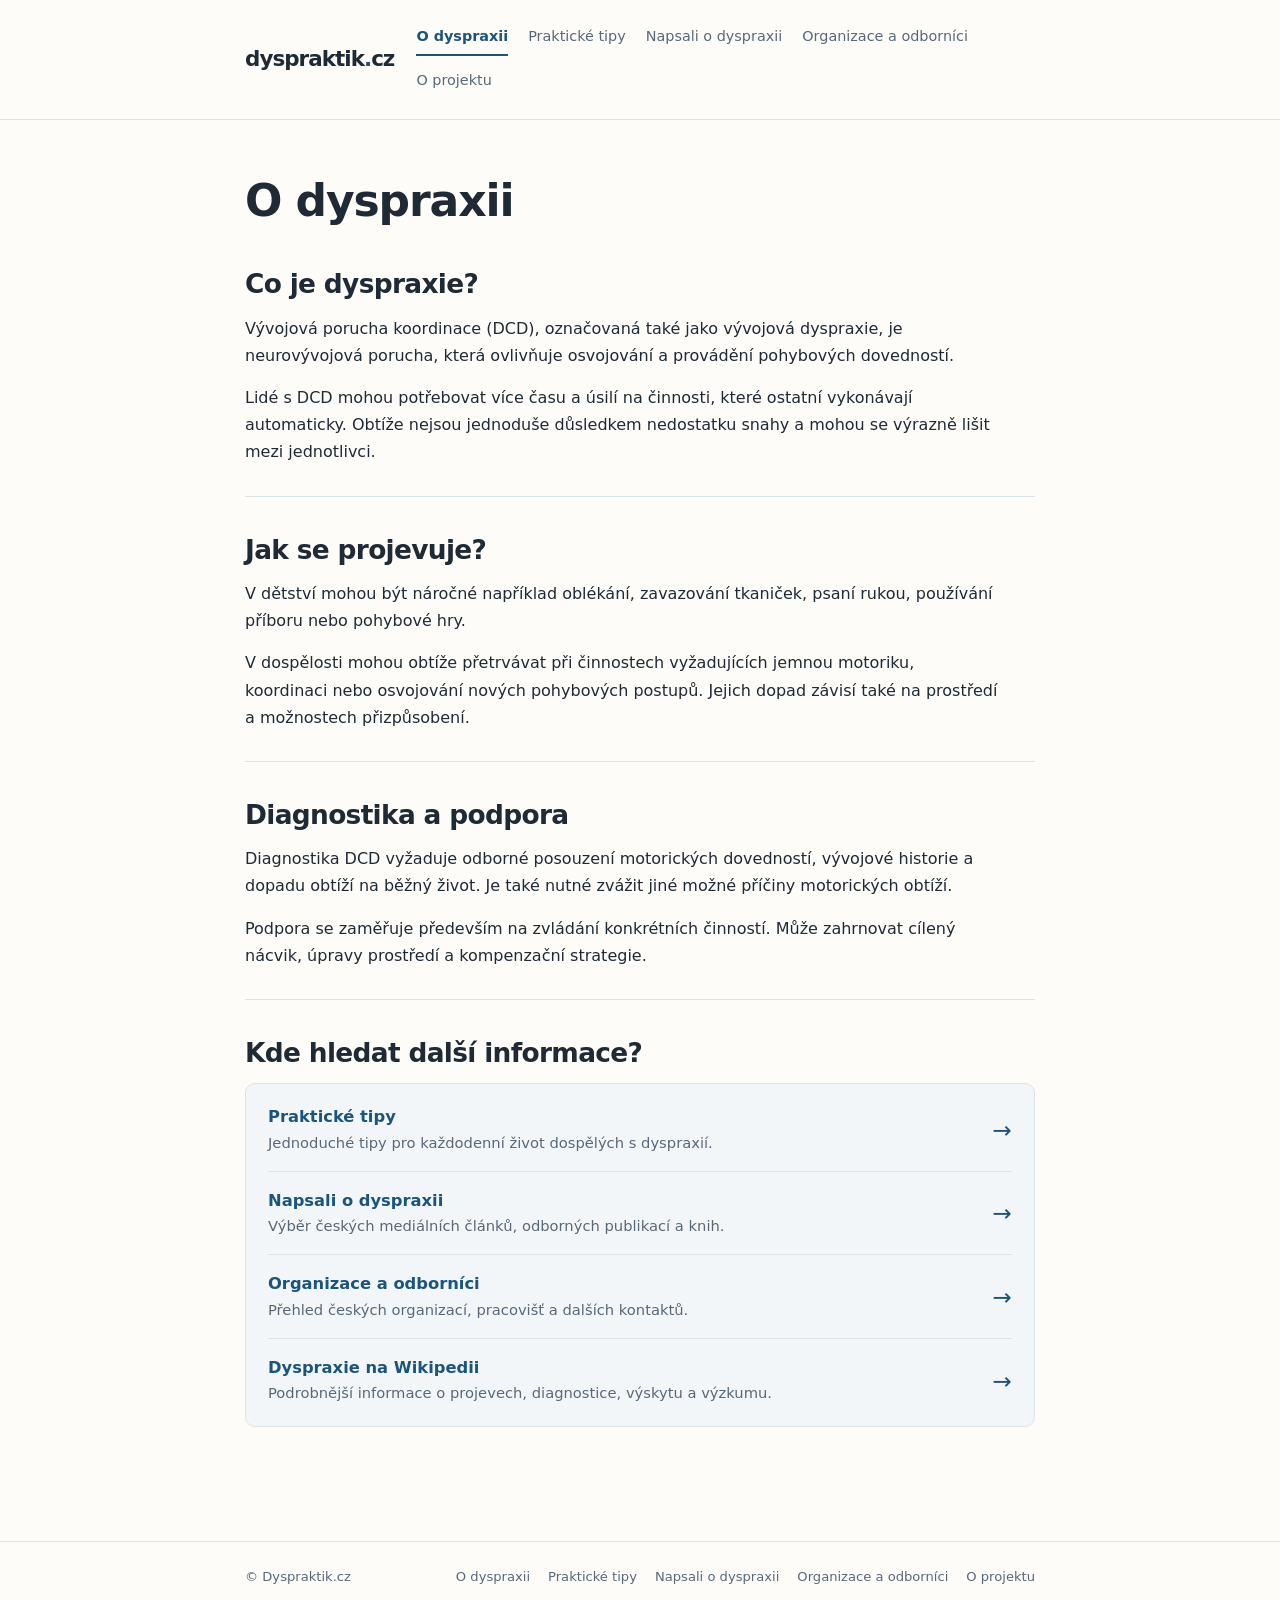
<file: index.html>
<!doctype html>
<html lang="cs">
<head>
<meta charset="utf-8"/>
<meta content="width=device-width, initial-scale=1" name="viewport"/>
<meta content="Co je vývojová porucha koordinace (DCD), jak se projevuje u dětí a dospělých a kde najít ověřené české informace o dyspraxii." name="description"/>
<title>O dyspraxii | Dyspraktik.cz</title>
<link href="style.css" rel="stylesheet"/>
<link href="https://dyspraktik.cz/" rel="canonical"/>
<link href="favicon.svg" rel="icon" type="image/svg+xml"/>
<meta content="#fdfcf9" name="theme-color"/>
<meta content="website" property="og:type"/>
<meta content="cs_CZ" property="og:locale"/>
<meta content="Dyspraktik.cz" property="og:site_name"/>
<meta content="O dyspraxii | Dyspraktik.cz" property="og:title"/>
<meta content="Co je vývojová porucha koordinace (DCD), jak se projevuje u dětí a dospělých a kde najít ověřené české informace o dyspraxii." property="og:description"/>
<meta content="https://dyspraktik.cz/" property="og:url"/>
</head>

<body class="site-page">

<a class="skip" href="#obsah">Přejít na obsah</a>

<header class="site-header">
  <div class="wrap header-inner">

    <a aria-label="Dyspraktik, úvodní stránka"
       class="brand"
       href="index.html">
      dyspraktik<span class="brand-dot">.</span>cz
    </a>

    <nav aria-label="Hlavní navigace">
      <a aria-current="page" href="index.html">O dyspraxii</a>
      <a href="prakticke-tipy.html">Praktické tipy</a>
      <a href="napsali.html">Napsali o dyspraxii</a>
      <a href="organizace.html">Organizace a odborníci</a>
      <a href="o-projektu.html">O projektu</a>
    </nav>

  </div>
</header>

<main class="wrap" id="obsah">

  <div class="home-heading">
    <h1>O dyspraxii</h1>
  </div>

  <section aria-labelledby="co-je" class="home-section">
    <h2 id="co-je">Co je dyspraxie?</h2>

    <p>
      Vývojová porucha koordinace (DCD), označovaná také jako
      vývojová dyspraxie, je neurovývojová porucha, která ovlivňuje
      osvojování a provádění pohybových dovedností.
    </p>

    <p>
      Lidé s DCD mohou potřebovat více času a úsilí na činnosti,
      které ostatní vykonávají automaticky. Obtíže nejsou jednoduše
      důsledkem nedostatku snahy a mohou se výrazně lišit mezi jednotlivci.
    </p>
  </section>

  <section aria-labelledby="projevy" class="home-section">
    <h2 id="projevy">Jak se projevuje?</h2>

    <p>
      V dětství mohou být náročné například oblékání, zavazování
      tkaniček, psaní rukou, používání příboru nebo pohybové hry.
    </p>

    <p>
      V dospělosti mohou obtíže přetrvávat při činnostech
      vyžadujících jemnou motoriku, koordinaci nebo osvojování
      nových pohybových postupů. Jejich dopad závisí také na
      prostředí a možnostech přizpůsobení.
    </p>
  </section>

  <section aria-labelledby="diagnostika" class="home-section">
    <h2 id="diagnostika">Diagnostika a podpora</h2>

    <p>
      Diagnostika DCD vyžaduje odborné posouzení motorických
      dovedností, vývojové historie a dopadu obtíží na běžný život.
      Je také nutné zvážit jiné možné příčiny motorických obtíží.
    </p>

    <p>
      Podpora se zaměřuje především na zvládání konkrétních
      činností. Může zahrnovat cílený nácvik, úpravy prostředí
      a kompenzační strategie.
    </p>
  </section>

  <section aria-labelledby="zdroje" class="home-section">
    <h2 id="zdroje">Kde hledat další informace?</h2>

    <div class="resource-list">

      <a class="resource" href="prakticke-tipy.html">
        <span class="resource-copy">
          <strong>Praktické tipy</strong>
          <span>
            Jednoduché tipy pro každodenní život dospělých s dyspraxií.
          </span>
        </span>
        <span aria-hidden="true" class="resource-arrow">→</span>
      </a>

      <a class="resource" href="napsali.html">
        <span class="resource-copy">
          <strong>Napsali o dyspraxii</strong>
          <span>
            Výběr českých mediálních článků, odborných publikací a knih.
          </span>
        </span>
        <span aria-hidden="true" class="resource-arrow">→</span>
      </a>

      <a class="resource" href="organizace.html">
        <span class="resource-copy">
          <strong>Organizace a odborníci</strong>
          <span>
            Přehled českých organizací, pracovišť a dalších kontaktů.
          </span>
        </span>
        <span aria-hidden="true" class="resource-arrow">→</span>
      </a>

      <a class="resource" href="https://cs.wikipedia.org/wiki/Dyspraxie">
        <span class="resource-copy">
          <strong>Dyspraxie na Wikipedii</strong>
          <span>
            Podrobnější informace o projevech, diagnostice,
            výskytu a výzkumu.
          </span>
        </span>
        <span aria-hidden="true" class="resource-arrow">→</span>
      </a>

    </div>
  </section>

</main>

<footer class="site-footer">
  <div class="wrap footer-inner">

    <span>© Dyspraktik.cz</span>

    <nav aria-label="Navigace v zápatí">
      <a href="index.html">O dyspraxii</a>
      <a href="prakticke-tipy.html">Praktické tipy</a>
      <a href="napsali.html">Napsali o dyspraxii</a>
      <a href="organizace.html">Organizace a odborníci</a>
      <a href="o-projektu.html">O projektu</a>
    </nav>

  </div>
</footer>

</body>
</html>
</file>
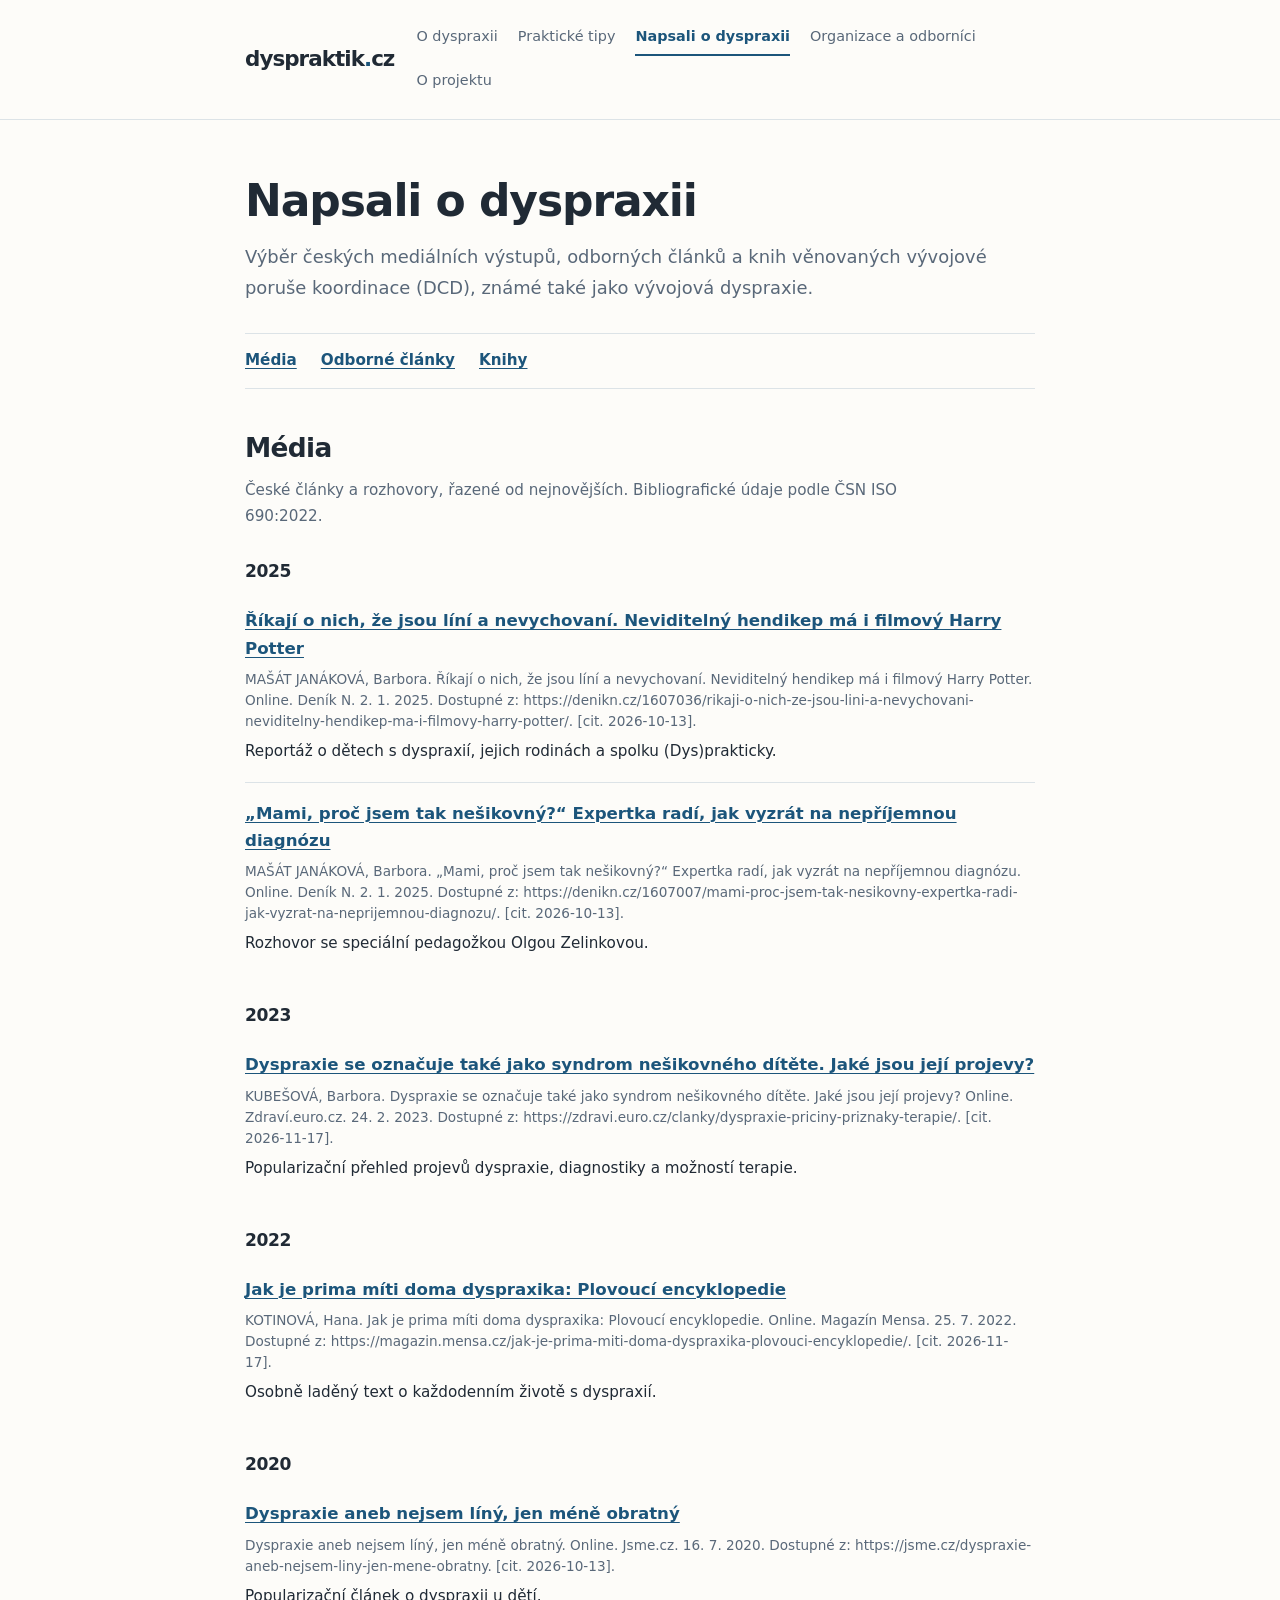
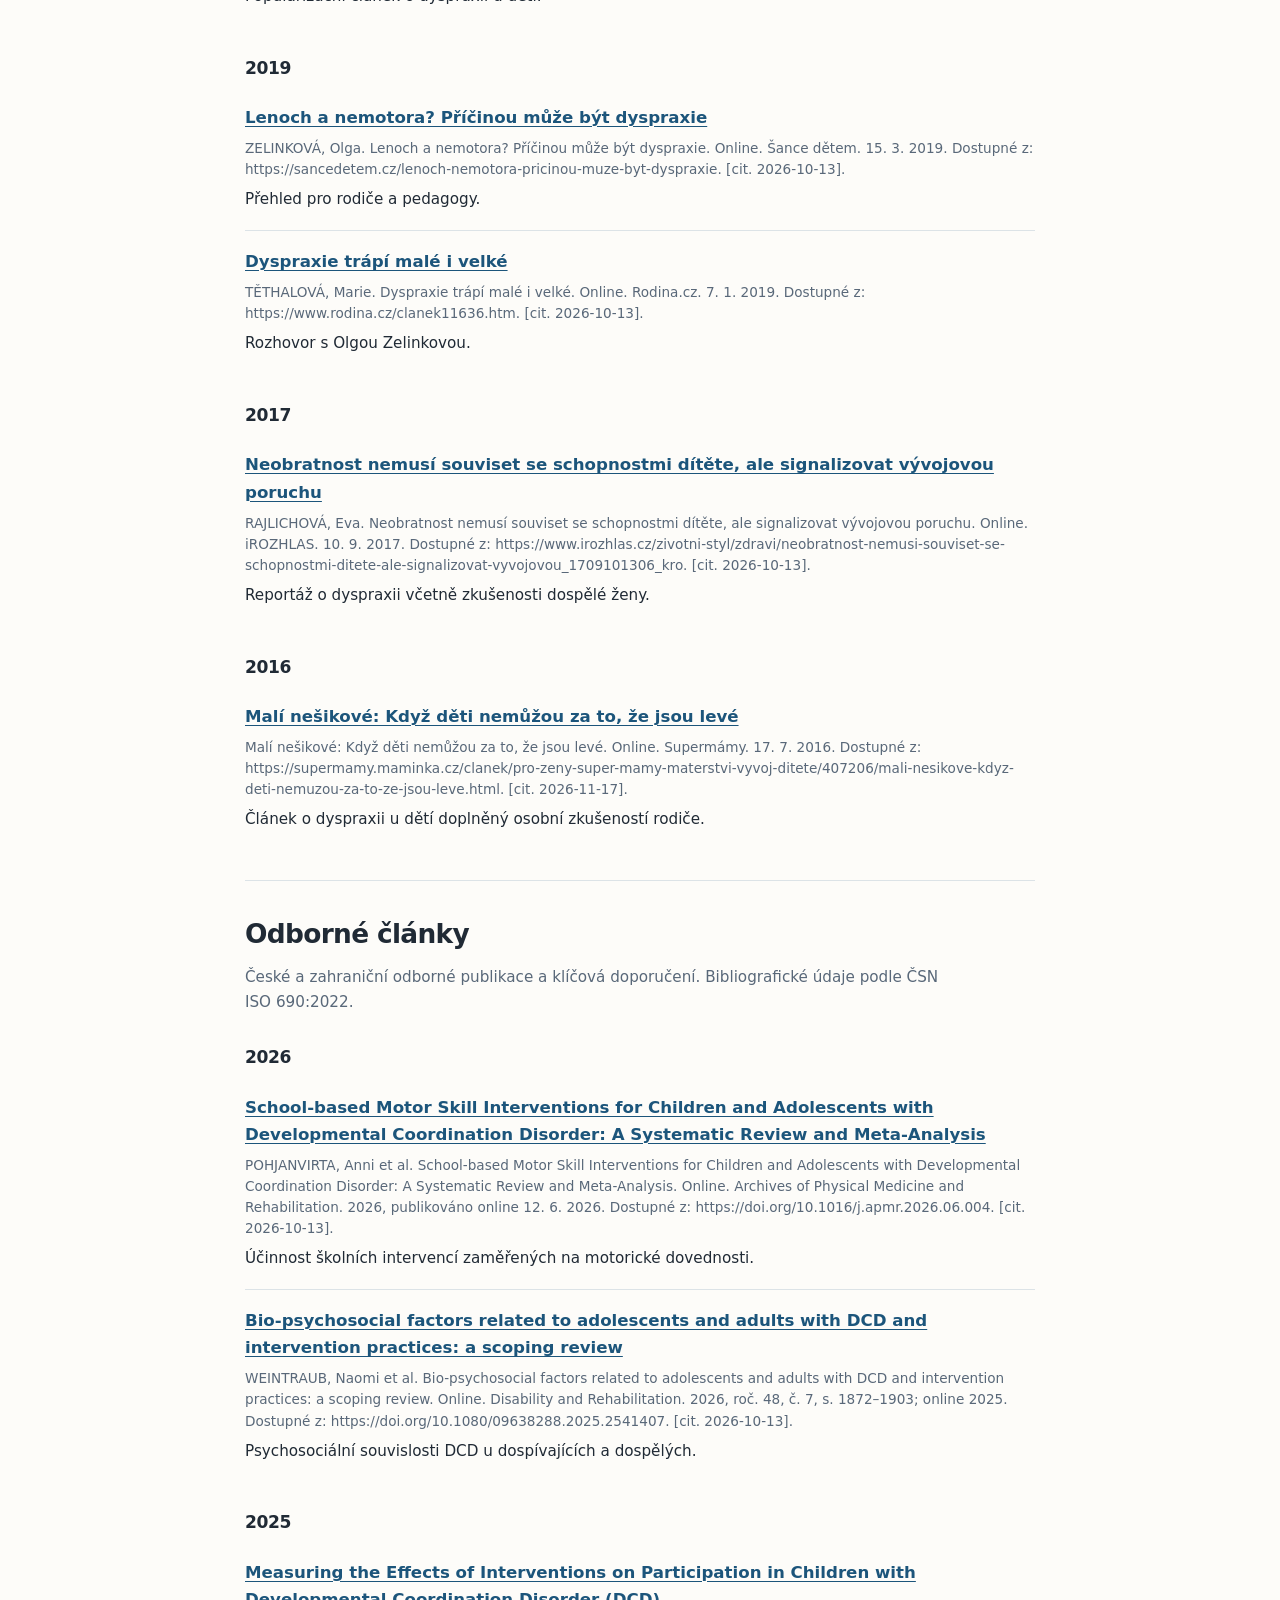
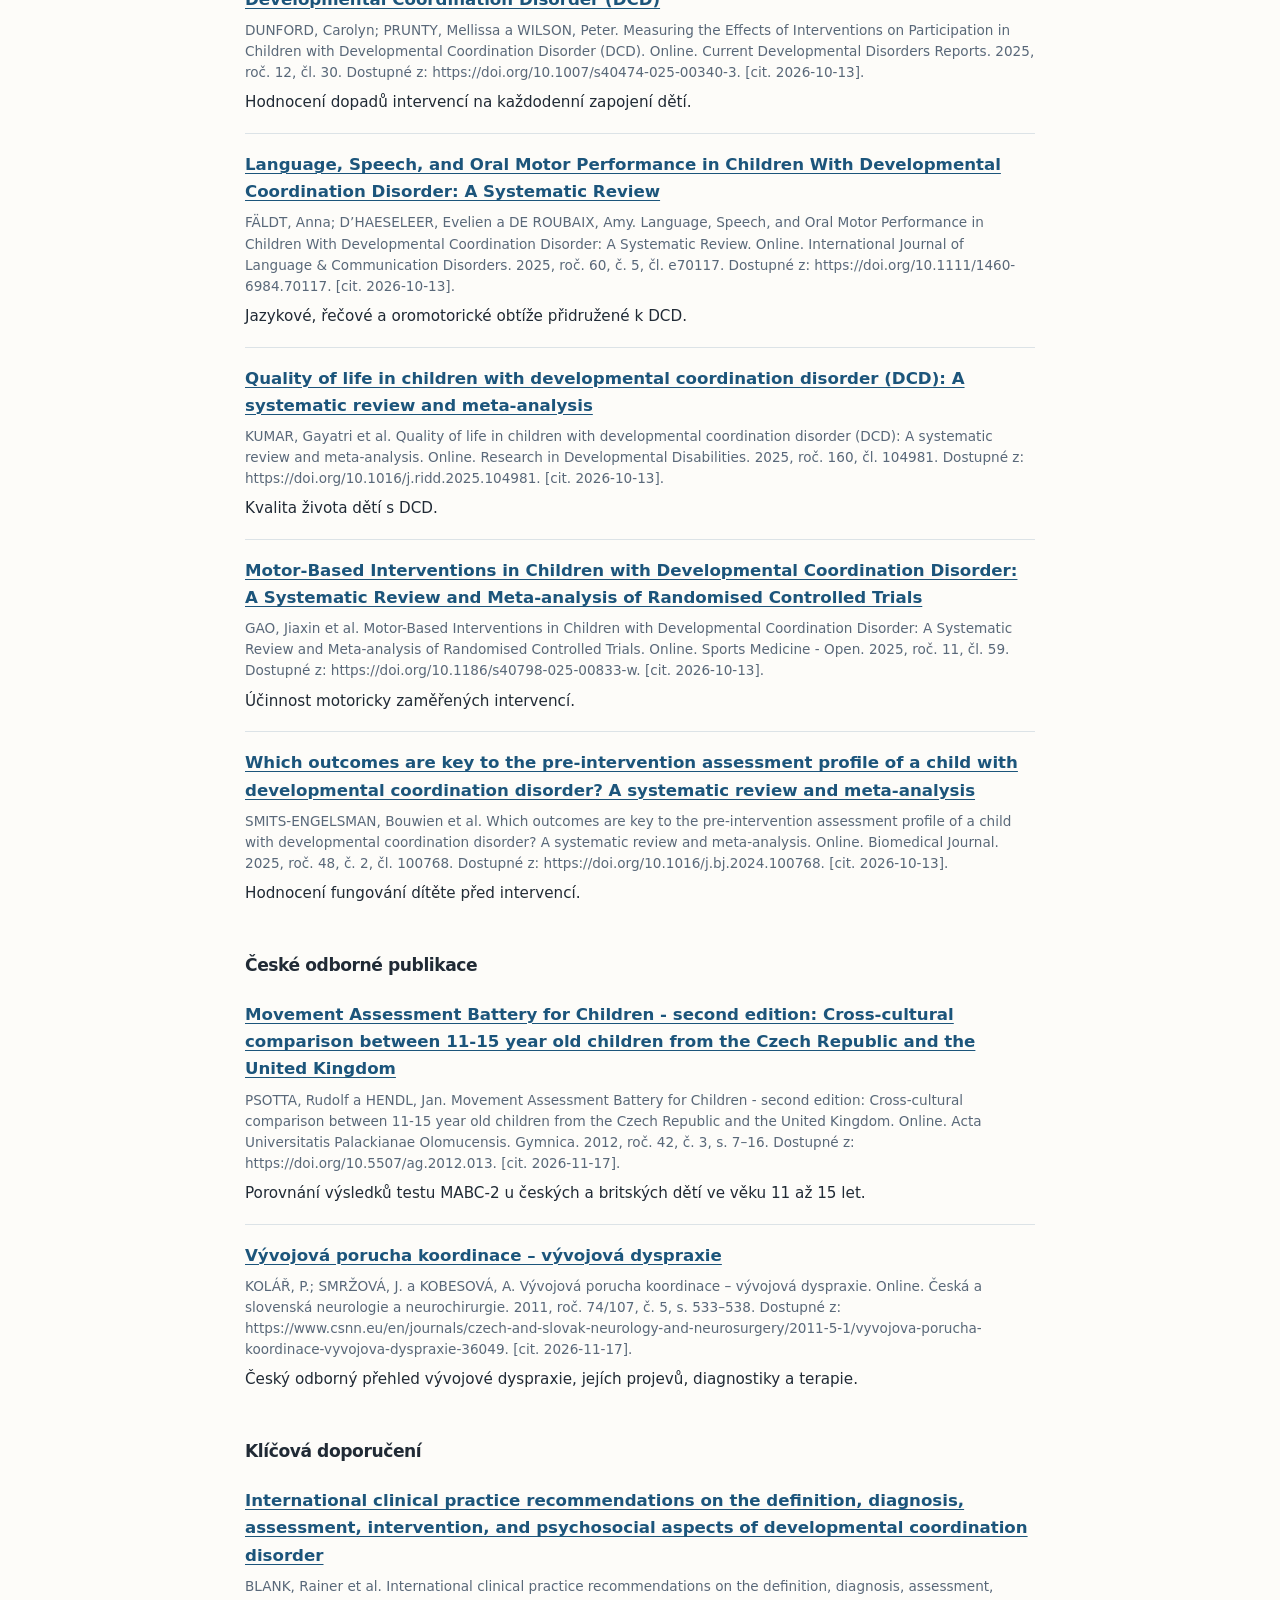
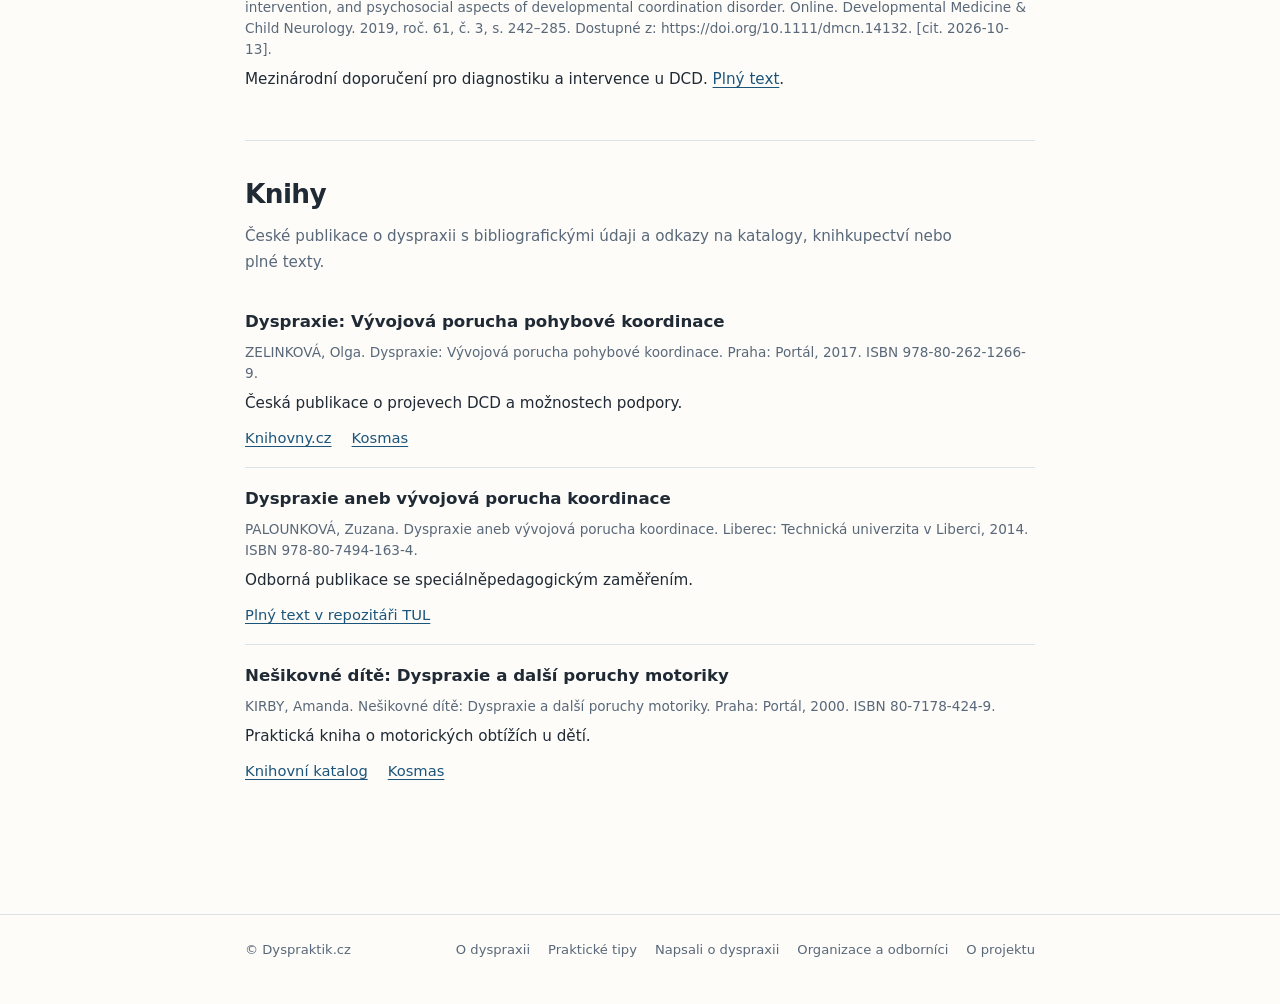
<file: napsali.html>
<!doctype html>
<html lang="cs">
<head>
<meta charset="utf-8"/>
<meta content="width=device-width, initial-scale=1" name="viewport"/>
<meta content="České mediální články, české a zahraniční odborné studie a knihy o dyspraxii a vývojové poruše koordinace (DCD)." name="description"/>
<title>Napsali o dyspraxii | Dyspraktik.cz</title>

<link href="style.css" rel="stylesheet"/>
<link href="https://dyspraktik.cz/napsali.html" rel="canonical"/>
<link href="favicon.svg" rel="icon" type="image/svg+xml"/>

<meta content="#fdfcf9" name="theme-color"/>
<meta content="website" property="og:type"/>
<meta content="cs_CZ" property="og:locale"/>
<meta content="Dyspraktik.cz" property="og:site_name"/>
<meta content="Napsali o dyspraxii | Dyspraktik.cz" property="og:title"/>
<meta content="České mediální články, české a zahraniční odborné studie a knihy o dyspraxii a vývojové poruše koordinace (DCD)." property="og:description"/>
<meta content="https://dyspraktik.cz/napsali.html" property="og:url"/>
</head>

<body class="site-page">

<a class="skip" href="#obsah">Přejít na obsah</a>

<header class="site-header">
<div class="wrap header-inner">

<a aria-label="Dyspraktik, úvodní stránka" class="brand" href="index.html">dyspraktik<span class="brand-dot">.</span>cz</a>

<nav aria-label="Hlavní navigace">
<a href="index.html">O dyspraxii</a>
<a href="prakticke-tipy.html">Praktické tipy</a>
<a aria-current="page" href="napsali.html">Napsali o dyspraxii</a>
<a href="organizace.html">Organizace a odborníci</a>
<a href="o-projektu.html">O projektu</a>
</nav>

</div>
</header>

<main class="wrap" id="obsah">

<h1>Napsali o dyspraxii</h1>

<p class="lead">Výběr českých mediálních výstupů, odborných článků a knih věnovaných vývojové poruše koordinace (DCD), známé také jako vývojová dyspraxie.</p>

<nav aria-label="Obsah stránky" class="anchors">
<a href="#media">Média</a>
<a href="#odborne-clanky">Odborné články</a>
<a href="#knihy">Knihy</a>
</nav>

<section class="content-section" id="media">

<h2>Média</h2>

<p class="section-intro">České články a rozhovory, řazené od nejnovějších. Bibliografické údaje podle ČSN ISO 690:2022.</p>

<h3>2025</h3>

<ul class="sources">

<li>
<a class="source-title" href="https://denikn.cz/1607036/rikaji-o-nich-ze-jsou-lini-a-nevychovani-neviditelny-hendikep-ma-i-filmovy-harry-potter/">Říkají o nich, že jsou líní a nevychovaní. Neviditelný hendikep má i filmový Harry Potter</a>
<span class="citation">MAŠÁT JANÁKOVÁ, Barbora. Říkají o nich, že jsou líní a nevychovaní. Neviditelný hendikep má i filmový Harry Potter. Online. Deník N. 2. 1. 2025. Dostupné z: https://denikn.cz/1607036/rikaji-o-nich-ze-jsou-lini-a-nevychovani-neviditelny-hendikep-ma-i-filmovy-harry-potter/. [cit. 2026-10-13].</span>
<p>Reportáž o dětech s dyspraxií, jejich rodinách a spolku (Dys)prakticky.</p>
</li>

<li>
<a class="source-title" href="https://denikn.cz/1607007/mami-proc-jsem-tak-nesikovny-expertka-radi-jak-vyzrat-na-neprijemnou-diagnozu/">„Mami, proč jsem tak nešikovný?“ Expertka radí, jak vyzrát na nepříjemnou diagnózu</a>
<span class="citation">MAŠÁT JANÁKOVÁ, Barbora. „Mami, proč jsem tak nešikovný?“ Expertka radí, jak vyzrát na nepříjemnou diagnózu. Online. Deník N. 2. 1. 2025. Dostupné z: https://denikn.cz/1607007/mami-proc-jsem-tak-nesikovny-expertka-radi-jak-vyzrat-na-neprijemnou-diagnozu/. [cit. 2026-10-13].</span>
<p>Rozhovor se speciální pedagožkou Olgou Zelinkovou.</p>
</li>

</ul>

<h3>2023</h3>

<ul class="sources">

<li>
<a class="source-title" href="https://zdravi.euro.cz/clanky/dyspraxie-priciny-priznaky-terapie/">Dyspraxie se označuje také jako syndrom nešikovného dítěte. Jaké jsou její projevy?</a>
<span class="citation">KUBEŠOVÁ, Barbora. Dyspraxie se označuje také jako syndrom nešikovného dítěte. Jaké jsou její projevy? Online. Zdraví.euro.cz. 24. 2. 2023. Dostupné z: https://zdravi.euro.cz/clanky/dyspraxie-priciny-priznaky-terapie/. [cit. 2026-11-17].</span>
<p>Popularizační přehled projevů dyspraxie, diagnostiky a možností terapie.</p>
</li>

</ul>

<h3>2022</h3>

<ul class="sources">

<li>
<a class="source-title" href="https://magazin.mensa.cz/jak-je-prima-miti-doma-dyspraxika-plovouci-encyklopedie/">Jak je prima míti doma dyspraxika: Plovoucí encyklopedie</a>
<span class="citation">KOTINOVÁ, Hana. Jak je prima míti doma dyspraxika: Plovoucí encyklopedie. Online. Magazín Mensa. 25. 7. 2022. Dostupné z: https://magazin.mensa.cz/jak-je-prima-miti-doma-dyspraxika-plovouci-encyklopedie/. [cit. 2026-11-17].</span>
<p>Osobně laděný text o každodenním životě s dyspraxií.</p>
</li>

</ul>

<h3>2020</h3>

<ul class="sources">

<li>
<a class="source-title" href="https://jsme.cz/dyspraxie-aneb-nejsem-liny-jen-mene-obratny">Dyspraxie aneb nejsem líný, jen méně obratný</a>
<span class="citation">Dyspraxie aneb nejsem líný, jen méně obratný. Online. Jsme.cz. 16. 7. 2020. Dostupné z: https://jsme.cz/dyspraxie-aneb-nejsem-liny-jen-mene-obratny. [cit. 2026-10-13].</span>
<p>Popularizační článek o dyspraxii u dětí.</p>
</li>

</ul>

<h3>2019</h3>

<ul class="sources">

<li>
<a class="source-title" href="https://sancedetem.cz/lenoch-nemotora-pricinou-muze-byt-dyspraxie">Lenoch a nemotora? Příčinou může být dyspraxie</a>
<span class="citation">ZELINKOVÁ, Olga. Lenoch a nemotora? Příčinou může být dyspraxie. Online. Šance dětem. 15. 3. 2019. Dostupné z: https://sancedetem.cz/lenoch-nemotora-pricinou-muze-byt-dyspraxie. [cit. 2026-10-13].</span>
<p>Přehled pro rodiče a pedagogy.</p>
</li>

<li>
<a class="source-title" href="https://www.rodina.cz/clanek11636.htm">Dyspraxie trápí malé i velké</a>
<span class="citation">TĚTHALOVÁ, Marie. Dyspraxie trápí malé i velké. Online. Rodina.cz. 7. 1. 2019. Dostupné z: https://www.rodina.cz/clanek11636.htm. [cit. 2026-10-13].</span>
<p>Rozhovor s Olgou Zelinkovou.</p>
</li>

</ul>

<h3>2017</h3>

<ul class="sources">


<li>
<a class="source-title" href="https://www.irozhlas.cz/zivotni-styl/zdravi/neobratnost-nemusi-souviset-se-schopnostmi-ditete-ale-signalizovat-vyvojovou_1709101306_kro">Neobratnost nemusí souviset se schopnostmi dítěte, ale signalizovat vývojovou poruchu</a>
<span class="citation">RAJLICHOVÁ, Eva. Neobratnost nemusí souviset se schopnostmi dítěte, ale signalizovat vývojovou poruchu. Online. iROZHLAS. 10. 9. 2017. Dostupné z: https://www.irozhlas.cz/zivotni-styl/zdravi/neobratnost-nemusi-souviset-se-schopnostmi-ditete-ale-signalizovat-vyvojovou_1709101306_kro. [cit. 2026-10-13].</span>
<p>Reportáž o dyspraxii včetně zkušenosti dospělé ženy.</p>
</li>

</ul>

<h3>2016</h3>

<ul class="sources">

<li>
<a class="source-title" href="https://supermamy.maminka.cz/clanek/pro-zeny-super-mamy-materstvi-vyvoj-ditete/407206/mali-nesikove-kdyz-deti-nemuzou-za-to-ze-jsou-leve.html">Malí nešikové: Když děti nemůžou za to, že jsou levé</a>
<span class="citation">Malí nešikové: Když děti nemůžou za to, že jsou levé. Online. Supermámy. 17. 7. 2016. Dostupné z: https://supermamy.maminka.cz/clanek/pro-zeny-super-mamy-materstvi-vyvoj-ditete/407206/mali-nesikove-kdyz-deti-nemuzou-za-to-ze-jsou-leve.html. [cit. 2026-11-17].</span>
<p>Článek o dyspraxii u dětí doplněný osobní zkušeností rodiče.</p>
</li>

</ul>

</section>

<section class="content-section" id="odborne-clanky">

<h2>Odborné články</h2>

<p class="section-intro">České a zahraniční odborné publikace a klíčová doporučení. Bibliografické údaje podle ČSN ISO 690:2022.</p>

<h3>2026</h3>

<ul class="sources">

<li>
<a class="source-title" href="https://doi.org/10.1016/j.apmr.2026.06.004" lang="en">School-based Motor Skill Interventions for Children and Adolescents with Developmental Coordination Disorder: A Systematic Review and Meta-Analysis</a>
<span class="citation">POHJANVIRTA, Anni et al. School-based Motor Skill Interventions for Children and Adolescents with Developmental Coordination Disorder: A Systematic Review and Meta-Analysis. Online. Archives of Physical Medicine and Rehabilitation. 2026, publikováno online 12. 6. 2026. Dostupné z: https://doi.org/10.1016/j.apmr.2026.06.004. [cit. 2026-10-13].</span>
<p>Účinnost školních intervencí zaměřených na motorické dovednosti.</p>
</li>

<li>
<a class="source-title" href="https://doi.org/10.1080/09638288.2025.2541407" lang="en">Bio-psychosocial factors related to adolescents and adults with DCD and intervention practices: a scoping review</a>
<span class="citation">WEINTRAUB, Naomi et al. Bio-psychosocial factors related to adolescents and adults with DCD and intervention practices: a scoping review. Online. Disability and Rehabilitation. 2026, roč. 48, č. 7, s. 1872–1903; online 2025. Dostupné z: https://doi.org/10.1080/09638288.2025.2541407. [cit. 2026-10-13].</span>
<p>Psychosociální souvislosti DCD u dospívajících a dospělých.</p>
</li>

</ul>

<h3>2025</h3>

<ul class="sources">

<li>
<a class="source-title" href="https://doi.org/10.1007/s40474-025-00340-3" lang="en">Measuring the Effects of Interventions on Participation in Children with Developmental Coordination Disorder (DCD)</a>
<span class="citation">DUNFORD, Carolyn; PRUNTY, Mellissa a WILSON, Peter. Measuring the Effects of Interventions on Participation in Children with Developmental Coordination Disorder (DCD). Online. Current Developmental Disorders Reports. 2025, roč. 12, čl. 30. Dostupné z: https://doi.org/10.1007/s40474-025-00340-3. [cit. 2026-10-13].</span>
<p>Hodnocení dopadů intervencí na každodenní zapojení dětí.</p>
</li>

<li>
<a class="source-title" href="https://doi.org/10.1111/1460-6984.70117" lang="en">Language, Speech, and Oral Motor Performance in Children With Developmental Coordination Disorder: A Systematic Review</a>
<span class="citation">FÄLDT, Anna; D’HAESELEER, Evelien a DE ROUBAIX, Amy. Language, Speech, and Oral Motor Performance in Children With Developmental Coordination Disorder: A Systematic Review. Online. International Journal of Language &amp; Communication Disorders. 2025, roč. 60, č. 5, čl. e70117. Dostupné z: https://doi.org/10.1111/1460-6984.70117. [cit. 2026-10-13].</span>
<p>Jazykové, řečové a oromotorické obtíže přidružené k DCD.</p>
</li>

<li>
<a class="source-title" href="https://doi.org/10.1016/j.ridd.2025.104981" lang="en">Quality of life in children with developmental coordination disorder (DCD): A systematic review and meta-analysis</a>
<span class="citation">KUMAR, Gayatri et al. Quality of life in children with developmental coordination disorder (DCD): A systematic review and meta-analysis. Online. Research in Developmental Disabilities. 2025, roč. 160, čl. 104981. Dostupné z: https://doi.org/10.1016/j.ridd.2025.104981. [cit. 2026-10-13].</span>
<p>Kvalita života dětí s DCD.</p>
</li>

<li>
<a class="source-title" href="https://doi.org/10.1186/s40798-025-00833-w" lang="en">Motor-Based Interventions in Children with Developmental Coordination Disorder: A Systematic Review and Meta-analysis of Randomised Controlled Trials</a>
<span class="citation">GAO, Jiaxin et al. Motor-Based Interventions in Children with Developmental Coordination Disorder: A Systematic Review and Meta-analysis of Randomised Controlled Trials. Online. Sports Medicine - Open. 2025, roč. 11, čl. 59. Dostupné z: https://doi.org/10.1186/s40798-025-00833-w. [cit. 2026-10-13].</span>
<p>Účinnost motoricky zaměřených intervencí.</p>
</li>

<li>
<a class="source-title" href="https://doi.org/10.1016/j.bj.2024.100768" lang="en">Which outcomes are key to the pre-intervention assessment profile of a child with developmental coordination disorder? A systematic review and meta-analysis</a>
<span class="citation">SMITS-ENGELSMAN, Bouwien et al. Which outcomes are key to the pre-intervention assessment profile of a child with developmental coordination disorder? A systematic review and meta-analysis. Online. Biomedical Journal. 2025, roč. 48, č. 2, čl. 100768. Dostupné z: https://doi.org/10.1016/j.bj.2024.100768. [cit. 2026-10-13].</span>
<p>Hodnocení fungování dítěte před intervencí.</p>
</li>

</ul>

<h3>České odborné publikace</h3>

<ul class="sources">

<li>
<a class="source-title" href="https://doi.org/10.5507/ag.2012.013" lang="en">Movement Assessment Battery for Children - second edition: Cross-cultural comparison between 11-15 year old children from the Czech Republic and the United Kingdom</a>
<span class="citation">PSOTTA, Rudolf a HENDL, Jan. Movement Assessment Battery for Children - second edition: Cross-cultural comparison between 11-15 year old children from the Czech Republic and the United Kingdom. Online. Acta Universitatis Palackianae Olomucensis. Gymnica. 2012, roč. 42, č. 3, s. 7–16. Dostupné z: https://doi.org/10.5507/ag.2012.013. [cit. 2026-11-17].</span>
<p>Porovnání výsledků testu MABC-2 u českých a britských dětí ve věku 11 až 15 let.</p>
</li>

<li>
<a class="source-title" href="https://www.csnn.eu/en/journals/czech-and-slovak-neurology-and-neurosurgery/2011-5-1/vyvojova-porucha-koordinace-vyvojova-dyspraxie-36049">Vývojová porucha koordinace – vývojová dyspraxie</a>
<span class="citation">KOLÁŘ, P.; SMRŽOVÁ, J. a KOBESOVÁ, A. Vývojová porucha koordinace – vývojová dyspraxie. Online. Česká a slovenská neurologie a neurochirurgie. 2011, roč. 74/107, č. 5, s. 533–538. Dostupné z: https://www.csnn.eu/en/journals/czech-and-slovak-neurology-and-neurosurgery/2011-5-1/vyvojova-porucha-koordinace-vyvojova-dyspraxie-36049. [cit. 2026-11-17].</span>
<p>Český odborný přehled vývojové dyspraxie, jejích projevů, diagnostiky a terapie.</p>
</li>

</ul>

<h3>Klíčová doporučení</h3>

<ul class="sources">

<li>
<a class="source-title" href="https://doi.org/10.1111/dmcn.14132" lang="en">International clinical practice recommendations on the definition, diagnosis, assessment, intervention, and psychosocial aspects of developmental coordination disorder</a>
<span class="citation">BLANK, Rainer et al. International clinical practice recommendations on the definition, diagnosis, assessment, intervention, and psychosocial aspects of developmental coordination disorder. Online. Developmental Medicine &amp; Child Neurology. 2019, roč. 61, č. 3, s. 242–285. Dostupné z: https://doi.org/10.1111/dmcn.14132. [cit. 2026-10-13].</span>
<p>Mezinárodní doporučení pro diagnostiku a intervence u DCD. <a href="https://pmc.ncbi.nlm.nih.gov/articles/PMC6850610/">Plný text</a>.</p>
</li>

</ul>

</section>

<section class="content-section" id="knihy">

<h2>Knihy</h2>

<p class="section-intro">České publikace o dyspraxii s bibliografickými údaji a odkazy na katalogy, knihkupectví nebo plné texty.</p>

<ul class="sources">

<li>
<strong class="source-title">Dyspraxie: Vývojová porucha pohybové koordinace</strong>
<span class="citation">ZELINKOVÁ, Olga. Dyspraxie: Vývojová porucha pohybové koordinace. Praha: Portál, 2017. ISBN 978-80-262-1266-9.</span>
<p>Česká publikace o projevech DCD a možnostech podpory.</p>
<div class="links">
<a href="https://www.knihovny.cz/Record/vkol.SVK01-001219517/DedupedRecord">Knihovny.cz</a>
<a href="https://www.kosmas.cz/knihy/236589/dyspraxie/">Kosmas</a>
</div>
</li>

<li>
<strong class="source-title">Dyspraxie aneb vývojová porucha koordinace</strong>
<span class="citation">PALOUNKOVÁ, Zuzana. Dyspraxie aneb vývojová porucha koordinace. Liberec: Technická univerzita v Liberci, 2014. ISBN 978-80-7494-163-4.</span>
<p>Odborná publikace se speciálněpedagogickým zaměřením.</p>
<div class="links">
<a href="https://dspace.tul.cz/items/60f4f772-def9-47c6-b121-318d1ef8a640">Plný text v repozitáři TUL</a>
</div>
</li>

<li>
<strong class="source-title">Nešikovné dítě: Dyspraxie a další poruchy motoriky</strong>
<span class="citation">KIRBY, Amanda. Nešikovné dítě: Dyspraxie a další poruchy motoriky. Praha: Portál, 2000. ISBN 80-7178-424-9.</span>
<p>Praktická kniha o motorických obtížích u dětí.</p>
<div class="links">
<a href="https://katalog.kjm.cz/arl-kjm/cs/detail/?disprec=2&amp;idx=kjm_us_cat%2A10090919&amp;iset=1">Knihovní katalog</a>
<a href="https://www.kosmas.cz/knihy/129910/nesikovne-dite/">Kosmas</a>
</div>
</li>

</ul>

</section>

</main>

<footer class="site-footer">
<div class="wrap footer-inner">

<span>© Dyspraktik.cz</span>

<nav aria-label="Navigace v zápatí">
<a href="index.html">O dyspraxii</a>
<a href="prakticke-tipy.html">Praktické tipy</a>
<a href="napsali.html">Napsali o dyspraxii</a>
<a href="organizace.html">Organizace a odborníci</a>
<a href="o-projektu.html">O projektu</a>
</nav>

</div>
</footer>

</body>
</html>
</file>
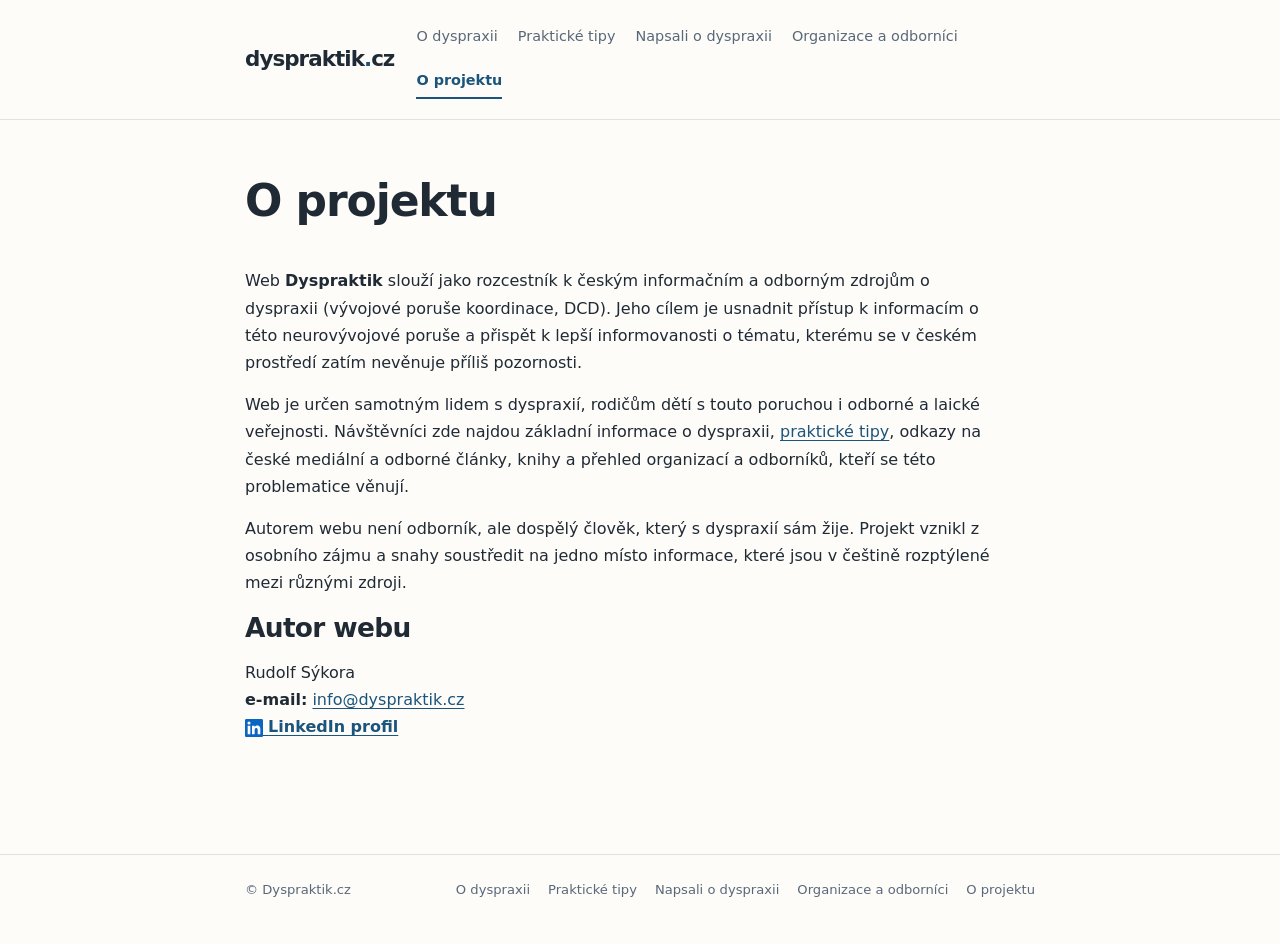
<file: o-projektu.html>
<!doctype html>
<html lang="cs">
<head>
<meta charset="utf-8"/>
<meta content="width=device-width, initial-scale=1" name="viewport"/>
<meta content="O nezávislém českém rozcestníku Dyspraktik, jeho účelu, obsahu a autorovi." name="description"/>
<title>O projektu | Dyspraktik.cz</title>
<link href="style.css" rel="stylesheet"/>
<link href="https://dyspraktik.cz/o-projektu.html" rel="canonical"/>
<link href="favicon.svg" rel="icon" type="image/svg+xml"/>
<meta content="#fdfcf9" name="theme-color"/>
<meta content="website" property="og:type"/>
<meta content="cs_CZ" property="og:locale"/>
<meta content="Dyspraktik.cz" property="og:site_name"/>
<meta content="O projektu | Dyspraktik.cz" property="og:title"/>
<meta content="O nezávislém českém rozcestníku Dyspraktik, jeho účelu, obsahu a autorovi." property="og:description"/>
<meta content="https://dyspraktik.cz/o-projektu.html" property="og:url"/>
</head>

<body class="site-page">

<a class="skip" href="#obsah">Přejít na obsah</a>

<header class="site-header">
<div class="wrap header-inner">
<a aria-label="Dyspraktik, úvodní stránka" class="brand" href="index.html">dyspraktik<span class="brand-dot">.</span>cz</a>

<nav aria-label="Hlavní navigace">
<a href="index.html">O dyspraxii</a>
<a href="prakticke-tipy.html">Praktické tipy</a>
<a href="napsali.html">Napsali o dyspraxii</a>
<a href="organizace.html">Organizace a odborníci</a>
<a aria-current="page" href="o-projektu.html">O projektu</a>
</nav>
</div>
</header>

<main class="wrap" id="obsah">

<div class="home-heading">
<h1>O projektu</h1>
</div>

<section aria-label="O webu Dyspraktik" class="home-section">

<p>Web <strong>Dyspraktik</strong> slouží jako rozcestník k českým informačním a odborným zdrojům o dyspraxii (vývojové poruše koordinace, DCD). Jeho cílem je usnadnit přístup k informacím o této neurovývojové poruše a přispět k lepší informovanosti o tématu, kterému se v českém prostředí zatím nevěnuje příliš pozornosti.</p>

<p>Web je určen samotným lidem s dyspraxií, rodičům dětí s touto poruchou i odborné a laické veřejnosti. Návštěvníci zde najdou základní informace o dyspraxii, <a href="prakticke-tipy.html">praktické tipy</a>, odkazy na české mediální a odborné články, knihy a přehled organizací a odborníků, kteří se této problematice věnují.</p>

<p>Autorem webu není odborník, ale dospělý člověk, který s dyspraxií sám žije. Projekt vznikl z osobního zájmu a snahy soustředit na jedno místo informace, které jsou v češtině rozptýlené mezi různými zdroji.</p>

<h2>Autor webu</h2>

<p>
  Rudolf Sýkora<br>

  <strong>e-mail:</strong>
  <a href="mailto:info@dyspraktik.cz">
    info@dyspraktik.cz
  </a><br>

  <a href="https://www.linkedin.com/in/rudolf-s%C3%BDkora-52a8b025/">
    <svg xmlns="http://www.w3.org/2000/svg"
         width="18" height="18"
         viewBox="0 0 24 24"
         fill="#0A66C2"
         aria-hidden="true"
         style="vertical-align: middle;">
      <path d="M20.447 20.452h-3.554v-5.569c0-1.328-.027-3.037-1.852-3.037-1.853 0-2.136 1.445-2.136 2.939v5.667H9.35V9h3.414v1.561h.049c.476-.9 1.637-1.85 3.37-1.85 3.601 0 4.267 2.37 4.267 5.455v6.286zM5.337 7.433a2.062 2.062 0 1 1 0-4.124 2.062 2.062 0 0 1 0 4.124zM7.119 20.452H3.555V9h3.564v11.452zM22.225 0H1.771C.792 0 0 .774 0 1.729v20.542C0 23.227.792 24 1.771 24h20.451C23.2 24 24 23.227 24 22.271V1.729C24 .774 23.2 0 22.222 0h.003z"/>
    </svg>
    <strong>LinkedIn profil</strong>
  </a>
</p>

</section>
</main>

<footer class="site-footer">
<div class="wrap footer-inner">

<span>© Dyspraktik.cz</span>

<nav aria-label="Navigace v zápatí">
<a href="index.html">O dyspraxii</a>
<a href="prakticke-tipy.html">Praktické tipy</a>
<a href="napsali.html">Napsali o dyspraxii</a>
<a href="organizace.html">Organizace a odborníci</a>
<a href="o-projektu.html">O projektu</a>
</nav>

</div>
</footer>

</body>
</html>
</file>
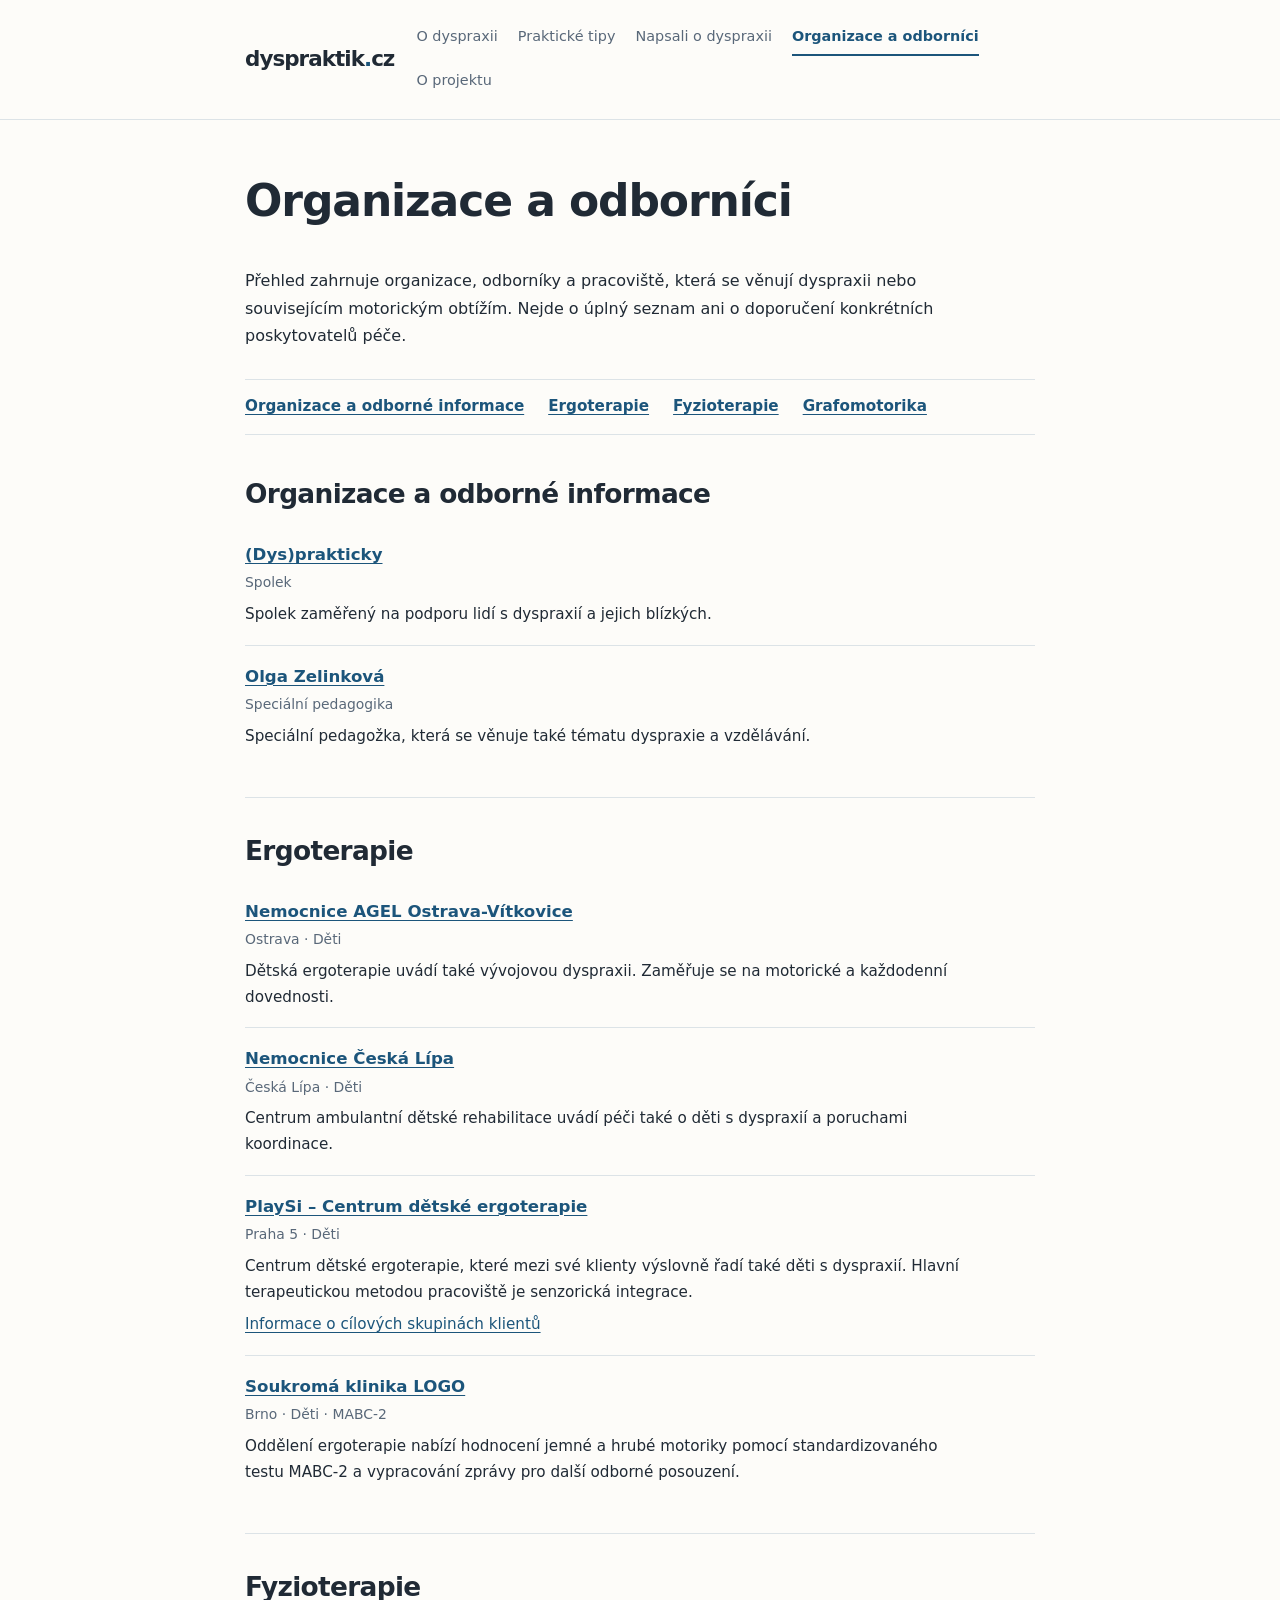
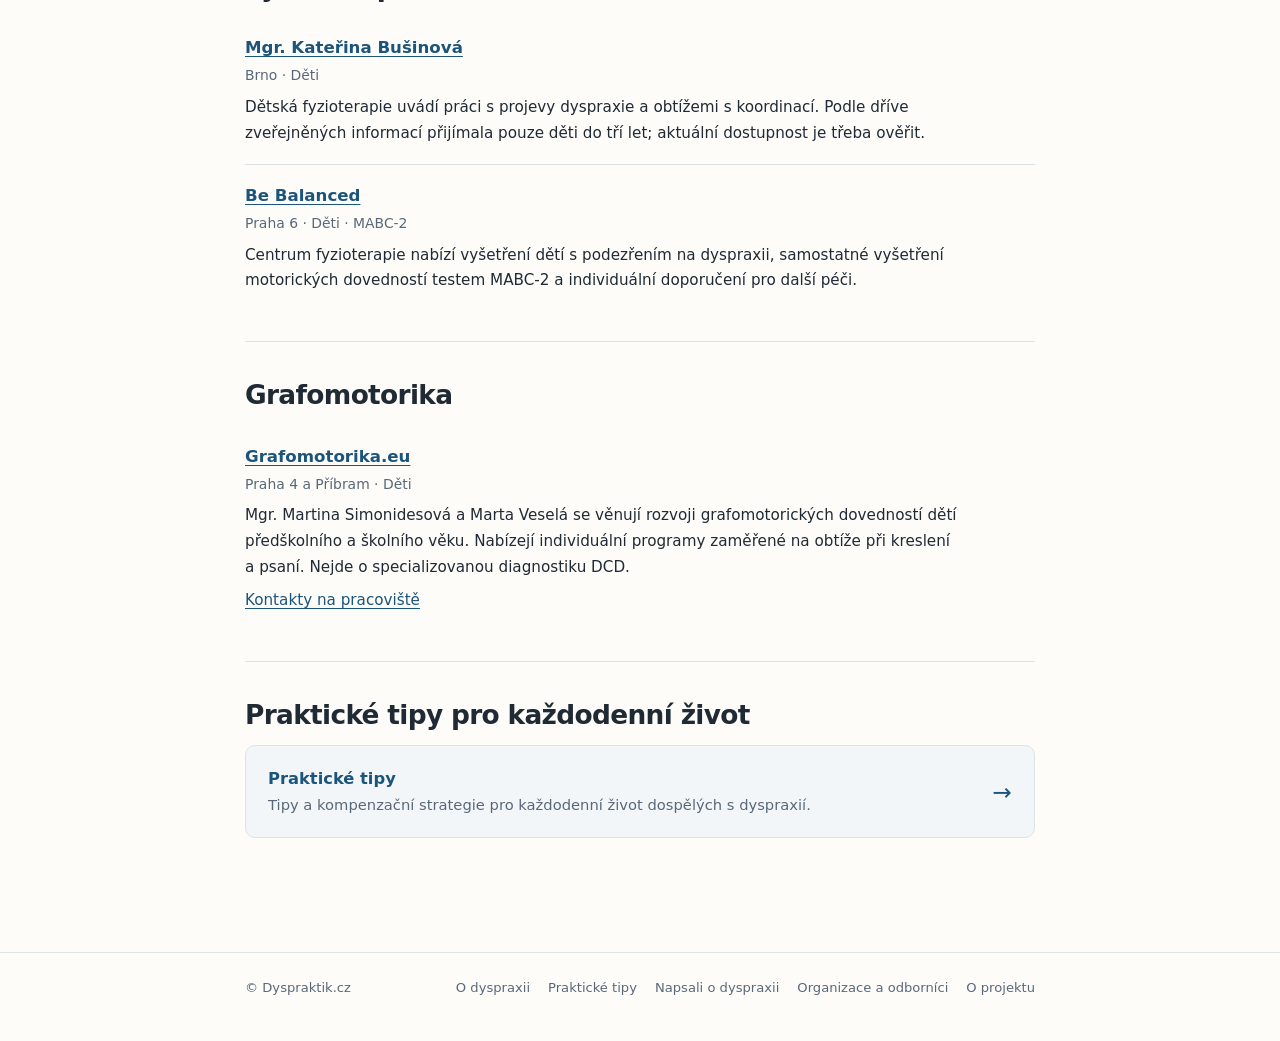
<file: organizace.html>
<!doctype html>
<html lang="cs">
<head>
<meta charset="utf-8"/>
<meta content="width=device-width, initial-scale=1" name="viewport"/>
<meta content="České spolky, odborníci a pracoviště ergoterapie, fyzioterapie a grafomotoriky související s dyspraxií a vývojovou poruchou koordinace (DCD)." name="description"/>
<title>Organizace a odborníci | Dyspraktik.cz</title>

<link href="style.css" rel="stylesheet"/>
<link href="https://dyspraktik.cz/organizace.html" rel="canonical"/>
<link href="favicon.svg" rel="icon" type="image/svg+xml"/>

<meta content="#fdfcf9" name="theme-color"/>
<meta content="website" property="og:type"/>
<meta content="cs_CZ" property="og:locale"/>
<meta content="Dyspraktik.cz" property="og:site_name"/>
<meta content="Organizace a odborníci | Dyspraktik.cz" property="og:title"/>
<meta content="České organizace, odborníci a pracoviště související s dyspraxií." property="og:description"/>
<meta content="https://dyspraktik.cz/organizace.html" property="og:url"/>
</head>

<body class="site-page">

<a class="skip" href="#obsah">Přejít na obsah</a>

<header class="site-header">
<div class="wrap header-inner">

<a aria-label="Dyspraktik, úvodní stránka" class="brand" href="index.html">dyspraktik<span class="brand-dot">.</span>cz</a>

<nav aria-label="Hlavní navigace">
<a href="index.html">O dyspraxii</a>
<a href="prakticke-tipy.html">Praktické tipy</a>
<a href="napsali.html">Napsali o dyspraxii</a>
<a aria-current="page" href="organizace.html">Organizace a odborníci</a>
<a href="o-projektu.html">O projektu</a>
</nav>

</div>
</header>

<main class="wrap" id="obsah">

<div class="home-heading">
<h1>Organizace a odborníci</h1>
</div>
<p>
Přehled zahrnuje organizace, odborníky a pracoviště, která se
věnují dyspraxii nebo souvisejícím motorickým obtížím.
Nejde o úplný seznam ani o doporučení konkrétních
poskytovatelů péče.
</p>
<nav aria-label="Obsah stránky" class="anchors">
  <a href="#organizace">Organizace a odborné informace</a>
  <a href="#ergo">Ergoterapie</a>
  <a href="#fyzio">Fyzioterapie</a>
  <a href="#grafomotorika">Grafomotorika</a>
 
</nav>
<section aria-labelledby="organizace" class="home-section">

<h2 id="organizace">Organizace a odborné informace</h2>

<ul class="directory">

<li>
<a href="https://dysprakticky.cz/">(Dys)prakticky</a>
<span class="directory-meta">Spolek</span>
<p>
Spolek zaměřený na podporu lidí s dyspraxií a jejich blízkých.
</p>
</li>

<li>
<a href="https://www.zelinkova.cz/">Olga Zelinková</a>
<span class="directory-meta">Speciální pedagogika</span>
<p>
Speciální pedagožka, která se věnuje také tématu
dyspraxie a vzdělávání.
</p>
</li>

</ul>
</section>

<section aria-labelledby="ergo" class="home-section">

<h2 id="ergo">Ergoterapie</h2>

<ul class="directory">

<li>
<a href="https://nemocniceostravavitkovice.agel.cz/pracoviste/oddeleni/rhb/nabidka-oddeleni/detska-ergoterapie.html">
Nemocnice AGEL Ostrava-Vítkovice
</a>
<span class="directory-meta">Ostrava · Děti</span>
<p>
Dětská ergoterapie uvádí také vývojovou dyspraxii.
Zaměřuje se na motorické a každodenní dovednosti.
</p>
</li>

<li>
<a href="https://www.nemcl.cz/oddeleni-a-ambulance/centrum-ambulantni-detske-rehabilitace">
Nemocnice Česká Lípa
</a>
<span class="directory-meta">Česká Lípa · Děti</span>
<p>
Centrum ambulantní dětské rehabilitace uvádí péči také
o děti s dyspraxií a poruchami koordinace.
</p>
</li>

<li>
<a href="https://playsi.cz/">
PlaySi – Centrum dětské ergoterapie
</a>
<span class="directory-meta">Praha 5 · Děti</span>
<p>
Centrum dětské ergoterapie, které mezi své klienty
výslovně řadí také děti s dyspraxií. Hlavní terapeutickou
metodou pracoviště je senzorická integrace.
</p>
<p>
<a href="https://playsi.cz/pro-koho-jsme/">
Informace o cílových skupinách klientů
</a>
</p>
</li>

<li>
<a href="https://www.moje-klinika.cz/novinky/test-mabc-2-dyspraxie">
Soukromá klinika LOGO
</a>
<span class="directory-meta">Brno · Děti · MABC-2</span>
<p>
Oddělení ergoterapie nabízí hodnocení jemné a hrubé
motoriky pomocí standardizovaného testu MABC-2
a vypracování zprávy pro další odborné posouzení.
</p>
</li>

</ul>
</section>

<section aria-labelledby="fyzio" class="home-section">

<h2 id="fyzio">Fyzioterapie</h2>

<ul class="directory">

<li>
<a href="https://fyzioterapieprodeti.cz/">
Mgr. Kateřina Bušinová
</a>
<span class="directory-meta">Brno · Děti</span>
<p>
Dětská fyzioterapie uvádí práci s projevy dyspraxie
a obtížemi s koordinací. Podle dříve zveřejněných
informací přijímala pouze děti do tří let;
aktuální dostupnost je třeba ověřit.
</p>
</li>

<li>
<a href="https://www.bebalanced.cz/dyspraxie/">
Be Balanced
</a>
<span class="directory-meta">Praha 6 · Děti · MABC-2</span>
<p>
Centrum fyzioterapie nabízí vyšetření dětí
s podezřením na dyspraxii, samostatné vyšetření
motorických dovedností testem MABC-2
a individuální doporučení pro další péči.
</p>
</li>

</ul>
</section>

<section aria-labelledby="grafomotorika" class="home-section">

<h2 id="grafomotorika">Grafomotorika</h2>

<ul class="directory">

<li>
<a href="https://www.grafomotorika.eu/">
Grafomotorika.eu
</a>
<span class="directory-meta">Praha 4 a Příbram · Děti</span>
<p>
Mgr. Martina Simonidesová a Marta Veselá se věnují
rozvoji grafomotorických dovedností dětí předškolního
a školního věku. Nabízejí individuální programy
zaměřené na obtíže při kreslení a psaní.
Nejde o specializovanou diagnostiku DCD.
</p>
<p>
<a href="https://www.grafomotorika.eu/kontakt/">
Kontakty na pracoviště
</a>
</p>
</li>

</ul>
</section>
<section aria-labelledby="prakticke-tipy" class="home-section">

<h2 id="prakticke-tipy">Praktické tipy pro každodenní život</h2>

<div class="resource-list">

<a class="resource" href="prakticke-tipy.html">
<span class="resource-copy">
<strong>Praktické tipy</strong>
<span>Tipy a kompenzační strategie pro každodenní život dospělých s dyspraxií.</span>
</span>
<span aria-hidden="true" class="resource-arrow">→</span>
</a>

</div>

</section>

</main>

<footer class="site-footer">
<div class="wrap footer-inner">

<span>© Dyspraktik.cz</span>

<nav aria-label="Navigace v zápatí">
<a href="index.html">O dyspraxii</a>
<a href="prakticke-tipy.html">Praktické tipy</a>
<a href="napsali.html">Napsali o dyspraxii</a>
<a href="organizace.html">Organizace a odborníci</a>
<a href="o-projektu.html">O projektu</a>
</nav>

</div>
</footer>

</body>
</html>
</file>
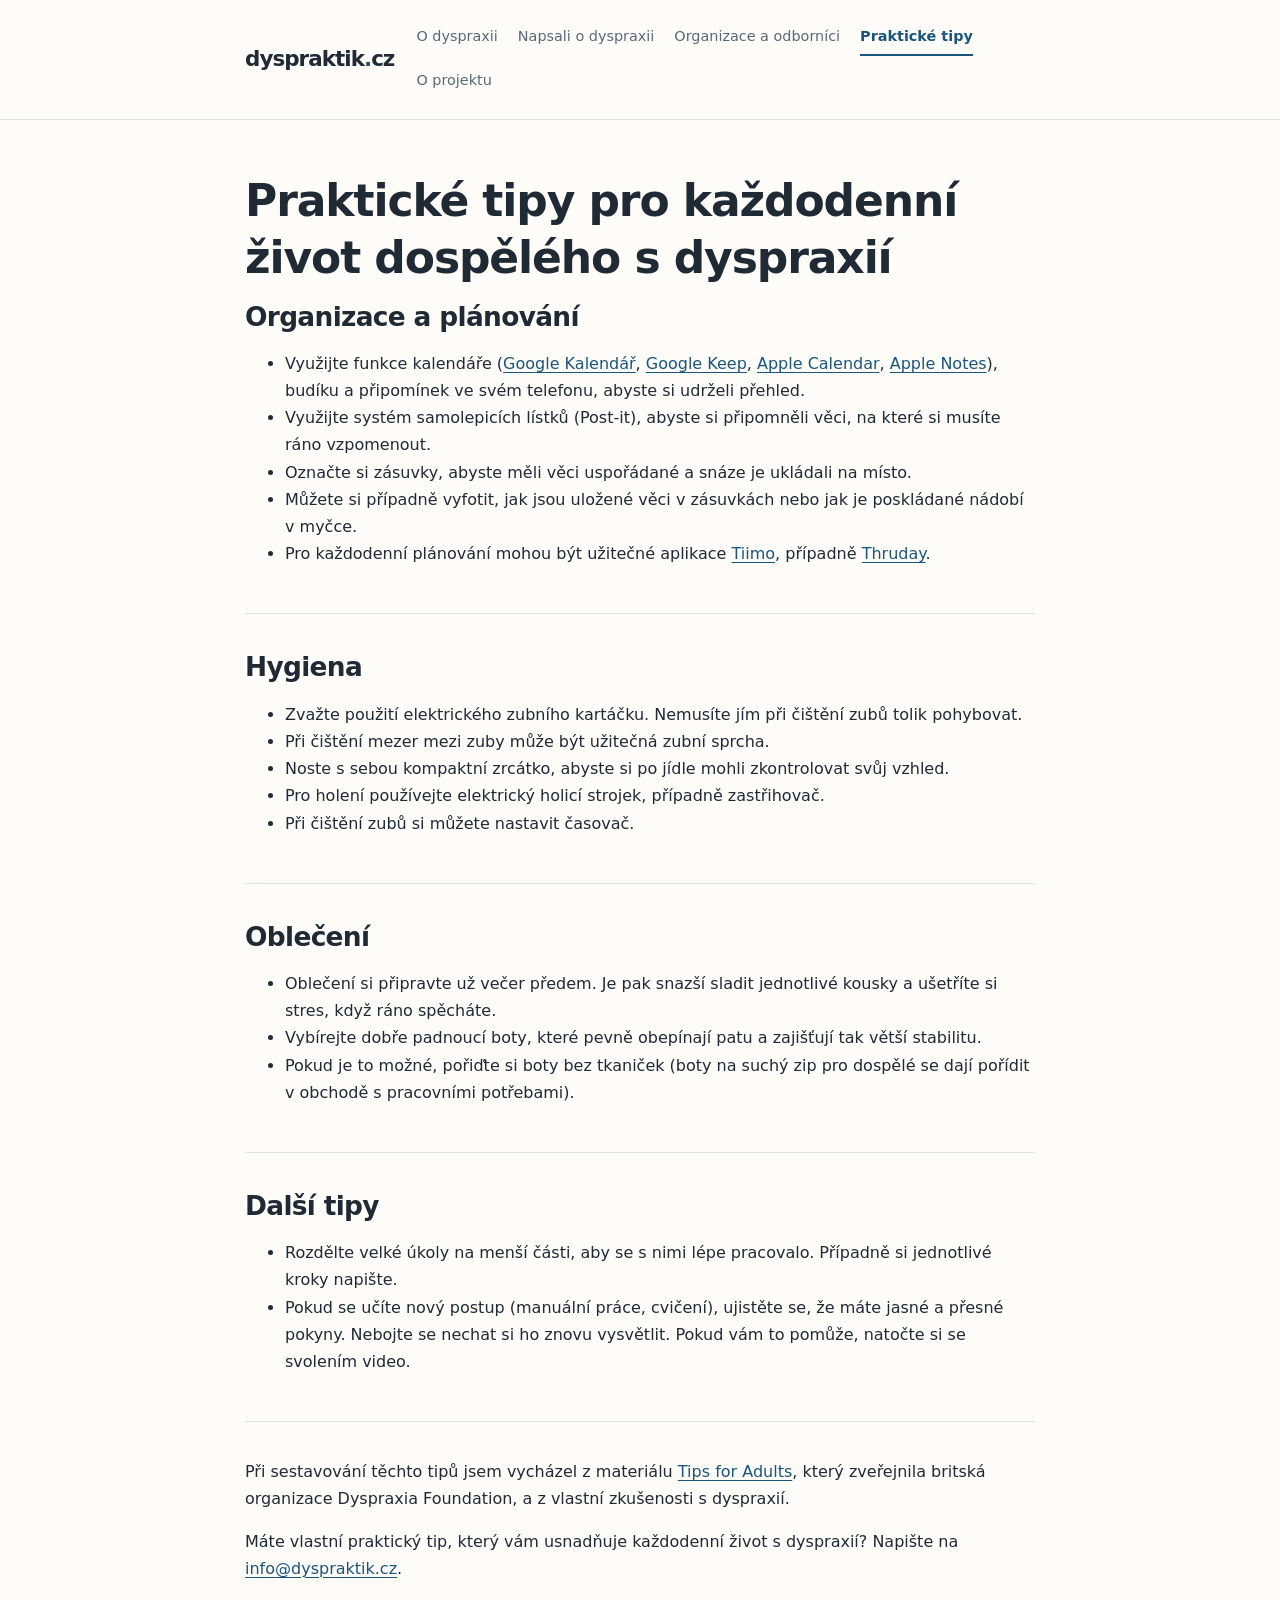
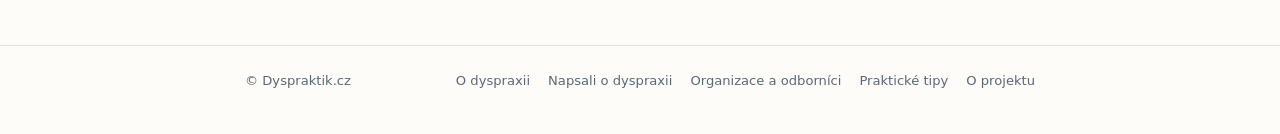
<file: prakticke-tipy.html>
<!doctype html>
<html lang="cs">
<head>
  <meta charset="utf-8">
  <meta name="viewport" content="width=device-width, initial-scale=1">
  <meta name="description" content="Praktické tipy pro každodenní život dospělého s dyspraxií: organizace, hygiena, oblečení a další činnosti.">
  <title>Praktické tipy | Dyspraktik.cz</title>
  <link rel="stylesheet" href="style.css">
  <link rel="icon" type="image/svg+xml" href="favicon.svg">
  <link rel="canonical" href="https://dyspraktik.cz/prakticke-tipy.html">
  <meta name="theme-color" content="#fdfcf9">
  <meta property="og:type" content="website">
  <meta property="og:locale" content="cs_CZ">
  <meta property="og:site_name" content="Dyspraktik.cz">
  <meta property="og:title" content="Praktické tipy | Dyspraktik.cz">
  <meta property="og:description" content="Praktické tipy pro každodenní život dospělého s dyspraxií.">
  <meta property="og:url" content="https://dyspraktik.cz/prakticke-tipy.html">
</head>

<body class="site-page">
  <a class="skip" href="#obsah">Přejít na obsah</a>

  <header class="site-header">
    <div class="wrap header-inner">
      <a class="brand" href="index.html" aria-label="Dyspraktik, úvodní stránka">dyspraktik<span class="brand-dot">.</span>cz</a>

      <nav aria-label="Hlavní navigace">
        <a href="index.html">O dyspraxii</a>
        <a href="napsali.html">Napsali o dyspraxii</a>
        <a href="organizace.html">Organizace a odborníci</a>
        <a href="prakticke-tipy.html" aria-current="page">Praktické tipy</a>
        <a href="o-projektu.html">O projektu</a>
      </nav>
    </div>
  </header>

  <main class="wrap" id="obsah">

    <h1>Praktické tipy pro každodenní život dospělého s dyspraxií</h1>

    <section aria-labelledby="organizace">
      <h2 id="organizace">Organizace a plánování</h2>
      <ul>
        <li>Využijte funkce kalendáře (<a href="https://calendar.google.com/">Google Kalendář</a>, <a href="https://keep.google.com/">Google Keep</a>, <a href="https://www.icloud.com/calendar/">Apple Calendar</a>, <a href="https://www.icloud.com/notes/">Apple Notes</a>), budíku a připomínek ve svém telefonu, abyste si udrželi přehled.</li>

        <li>Využijte systém samolepicích lístků (Post-it), abyste si připomněli věci, na které si musíte ráno vzpomenout.</li>

        <li>Označte si zásuvky, abyste měli věci uspořádané a snáze je ukládali na místo.</li>

        <li>Můžete si případně vyfotit, jak jsou uložené věci v zásuvkách nebo jak je poskládané nádobí v myčce.</li>

        <li>Pro každodenní plánování mohou být užitečné aplikace <a href="https://www.tiimoapp.com/">Tiimo</a>, případně <a href="https://thruday.com/">Thruday</a>.</li>
      </ul>
    </section>

    <section aria-labelledby="hygiena">
      <h2 id="hygiena">Hygiena</h2>
      <ul>
        <li>Zvažte použití elektrického zubního kartáčku. Nemusíte jím při čištění zubů tolik pohybovat.</li>

        <li>Při čištění mezer mezi zuby může být užitečná zubní sprcha.</li>

        <li>Noste s sebou kompaktní zrcátko, abyste si po jídle mohli zkontrolovat svůj vzhled.</li>

        <li>Pro holení používejte elektrický holicí strojek, případně zastřihovač.</li>

        <li>Při čištění zubů si můžete nastavit časovač.</li>
      </ul>
    </section>

    <section aria-labelledby="obleceni">
      <h2 id="obleceni">Oblečení</h2>
      <ul>
        <li>Oblečení si připravte už večer předem. Je pak snazší sladit jednotlivé kousky a ušetříte si stres, když ráno spěcháte.</li>

        <li>Vybírejte dobře padnoucí boty, které pevně obepínají patu a zajišťují tak větší stabilitu.</li>

        <li>Pokud je to možné, pořiďte si boty bez tkaniček (boty na suchý zip pro dospělé se dají pořídit v obchodě s pracovními potřebami).</li>
      </ul>
    </section>

    <section aria-labelledby="dalsi">
      <h2 id="dalsi">Další tipy</h2>
      <ul>
        <li>Rozdělte velké úkoly na menší části, aby se s nimi lépe pracovalo. Případně si jednotlivé kroky napište.</li>

        <li>Pokud se učíte nový postup (manuální práce, cvičení), ujistěte se, že máte jasné a přesné pokyny. Nebojte se nechat si ho znovu vysvětlit. Pokud vám to pomůže, natočte si se svolením video.</li>
      </ul>
    </section>

    <p class="note">Při sestavování těchto tipů jsem vycházel z materiálu <a href="https://dyspraxiafoundation.co.uk/adults/tips">Tips for Adults</a>, který zveřejnila britská organizace Dyspraxia Foundation, a z vlastní zkušenosti s dyspraxií.</p>

    <p>Máte vlastní praktický tip, který vám usnadňuje každodenní život s dyspraxií? Napište na <a href="mailto:info@dyspraktik.cz">info@dyspraktik.cz</a>.</p>

  </main>

  <footer class="site-footer">
    <div class="wrap footer-inner">
      <span>© Dyspraktik.cz</span>

      <nav aria-label="Navigace v zápatí">
        <a href="index.html">O dyspraxii</a>
        <a href="napsali.html">Napsali o dyspraxii</a>
        <a href="organizace.html">Organizace a odborníci</a>
        <a href="prakticke-tipy.html">Praktické tipy</a>
        <a href="o-projektu.html">O projektu</a>
      </nav>
    </div>
  </footer>

</body>
</html>
</file>
<file: style.css>
/* Dyspraktik.cz – sdílený minimalistický styl */
:root{color-scheme:light;--bg:#fdfcf9;--surface:#f3f6f8;--text:#202a35;--muted:#596879;--link:#1c557b;--line:#dce3e7;--focus:#a85816}
*,*::before,*::after{box-sizing:border-box}
html{scroll-behavior:smooth}
body{margin:0;background:var(--bg);color:var(--text);font:16px/1.7 system-ui,-apple-system,"Segoe UI",sans-serif;-webkit-font-smoothing:antialiased}
.wrap{width:min(100% - 40px,790px);margin-inline:auto}
a{color:var(--link);text-underline-offset:3px;text-decoration-thickness:1px}
a:hover{color:#0d3655;text-decoration-thickness:2px}
a:focus-visible{outline:3px solid var(--focus);outline-offset:4px;border-radius:2px}
.skip{position:absolute;left:-10000px;top:8px;padding:8px 12px;background:#fff;z-index:10}
.skip:focus{left:12px}
.site-header{border-bottom:1px solid var(--line)}
.header-inner{display:flex;justify-content:space-between;align-items:center;gap:22px;padding:20px 0}
.brand{color:var(--text);font-size:1.34rem;font-weight:760;letter-spacing:-.045em;white-space:nowrap;text-decoration:none}
.brand-dot{color:var(--link)}
.site-header nav{display:flex;flex-wrap:wrap;gap:8px 20px}
.site-header nav a{color:var(--muted);font-size:.9rem;text-decoration:none;line-height:1.5;padding:6px 0;border-bottom:2px solid transparent}
.site-header nav a[aria-current=page]{color:var(--link);border-color:var(--link);font-weight:650}
main{padding:52px 0 48px;min-height:60vh}
h1,h2,h3{line-height:1.3;letter-spacing:-.025em}
h1{font-size:clamp(2rem,5vw,2.75rem);margin:0 0 13px;font-weight:740}
h2{font-size:clamp(1.35rem,3vw,1.65rem);margin:0 0 13px;font-weight:690}
h3{font-size:1.07rem;margin:30px 0 8px}
p{margin:0 0 15px;max-width:74ch}
.lead{font-size:1.12rem;color:var(--muted);max-width:68ch}
.home-heading{margin-bottom:38px}
.home-heading .lead{margin:0}
section{scroll-margin-top:24px}
.home-section,.content-section,main>section:not([class]){margin:0 0 36px;padding:0 0 30px;border-bottom:1px solid var(--line)}
.home-section:last-child,.content-section:last-child,main>section:last-child{border-bottom:0}
.home-section p:last-child{margin-bottom:0}
.anchors{display:flex;gap:12px 24px;flex-wrap:wrap;margin:30px 0 42px;padding:14px 0;border-block:1px solid var(--line)}
.anchors a{font-weight:600;font-size:.95rem}
.section-intro{font-size:.95rem;color:var(--muted)}
.sources,.directory{list-style:none;padding:0;margin:0}
.sources li,.directory li{padding:17px 0;border-bottom:1px solid var(--line);overflow-wrap:anywhere}
.sources li:last-child,.directory li:last-child{border-bottom:0}
.sources .source-title,.directory li>a{font-size:1.04rem;font-weight:680;line-height:1.45}
.sources .citation{display:block;color:var(--muted);font-size:.85rem;line-height:1.55;margin-top:7px}
.sources p,.directory p{font-size:.95rem;margin:7px 0 0}
.directory-meta{display:block;color:var(--muted);font-size:.87rem;margin-top:3px}
.links{display:flex;flex-wrap:wrap;gap:8px 20px;font-size:.92rem;margin-top:8px}
.resource-list{background:var(--surface);border:1px solid var(--line);border-radius:10px;padding:4px 22px}
.resource{display:flex;align-items:center;gap:14px;padding:17px 0;color:var(--text);text-decoration:none;border-bottom:1px solid var(--line)}
.resource:last-child{border-bottom:0}
.resource-copy{display:flex;flex:1;flex-direction:column;gap:2px;line-height:1.5}
.resource-copy strong{color:var(--link);font-size:1.02rem}
.resource-copy span{font-size:.92rem;color:var(--muted)}
.resource-arrow{font-size:1.45rem;color:var(--link)}
.resource:hover strong{text-decoration:underline}
.site-footer{border-top:1px solid var(--line);color:var(--muted);font-size:.82rem}
.footer-inner{display:flex;justify-content:space-between;align-items:flex-start;gap:14px 25px;flex-wrap:wrap;padding:24px 0 42px}
.site-footer nav{display:flex;gap:6px 18px;flex-wrap:wrap}
.site-footer a{color:var(--muted);text-decoration:none}
.site-footer a:hover{text-decoration:underline}
@media(max-width:720px){.header-inner{flex-direction:column;align-items:flex-start;gap:6px;padding:15px 0}.site-header nav{gap:3px 16px}.site-header nav a{font-size:.88rem;padding:5px 0}main{padding:36px 0}.home-heading{margin-bottom:30px}.resource-list{padding:3px 14px}.resource{gap:8px}.resource-copy span{font-size:.88rem}.footer-inner{padding-bottom:28px}}
@media(prefers-reduced-motion:reduce){html{scroll-behavior:auto}}
</file>
